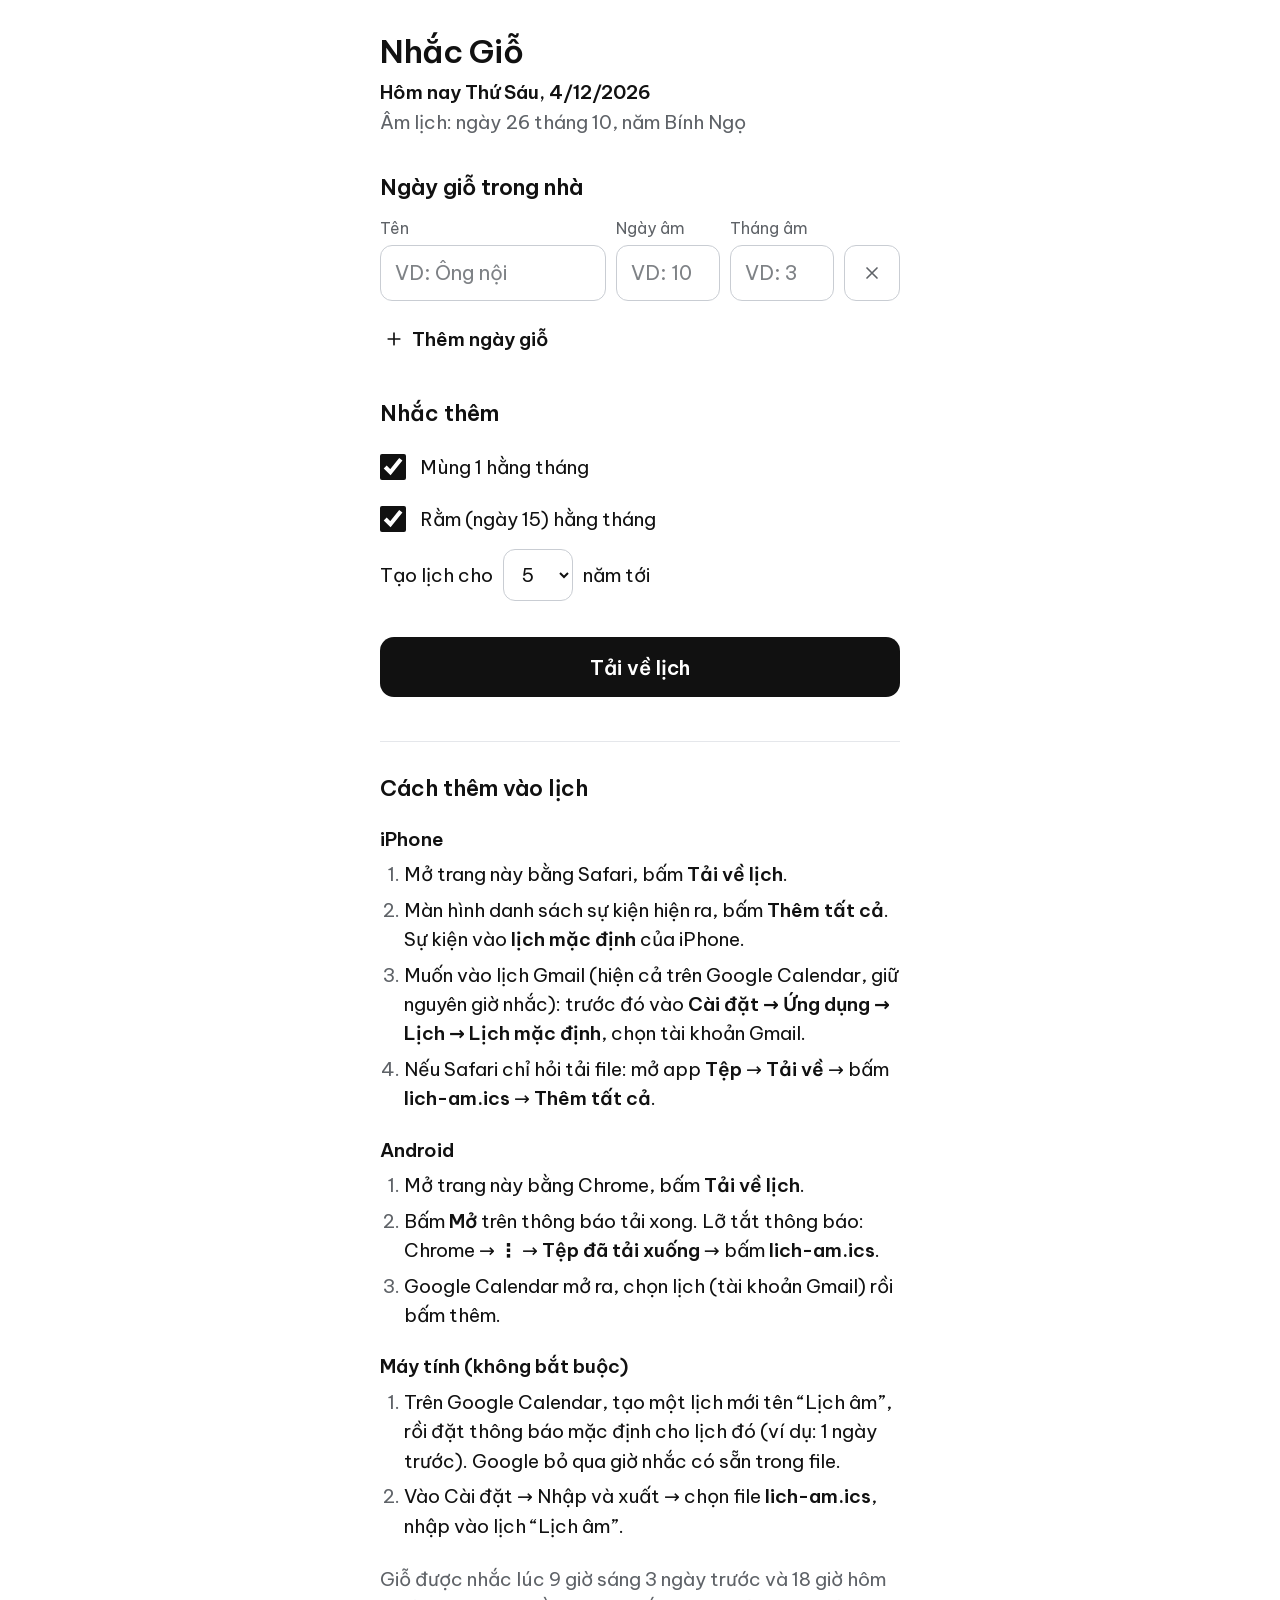
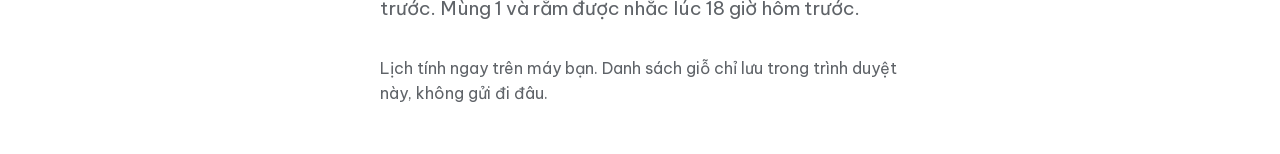
<file: index.html>
<!doctype html>
<html lang="vi">
<head>
<meta charset="utf-8">
<meta name="viewport" content="width=device-width, initial-scale=1">
<title>Nhắc Giỗ</title>
<meta name="description" content="Nhập ngày giỗ theo âm lịch, đưa vào lịch iPhone hoặc Google Calendar để được nhắc mỗi năm.">
<meta name="theme-color" content="#FFFFFF" media="(prefers-color-scheme: light)">
<meta name="theme-color" content="#000000" media="(prefers-color-scheme: dark)">
<link rel="preload" href="fonts/be-vietnam-pro-400-vietnamese.woff2" as="font" type="font/woff2" crossorigin>
<link rel="stylesheet" href="fonts/fonts.css">
<style>
  :root {
    --bg: #FFFFFF; --text: #111111; --soft: #5F6368; --line: #E5E7EB; --field: #FFFFFF; --field-line: #C9CDD3;
    --tint: #F3F4F6; --btn: #111111; --btn-hover: #2B2B2B; --on-btn: #FFFFFF; --error: #B3261E;
    color-scheme: light;
  }
  @media (prefers-color-scheme: dark) {
    :root:not([data-theme="light"]) {
      --bg: #000000; --text: #F2F2F2; --soft: #A8ACB2; --line: #2A2A2A; --field: #111111; --field-line: #3D3D3D;
      --tint: #161616; --btn: #F2F2F2; --btn-hover: #D9D9D9; --on-btn: #000000; --error: #FF8A80;
      color-scheme: dark;
    }
  }
  :root[data-theme="dark"] {
    --bg: #000000; --text: #F2F2F2; --soft: #A8ACB2; --line: #2A2A2A; --field: #111111; --field-line: #3D3D3D;
    --tint: #161616; --btn: #F2F2F2; --btn-hover: #D9D9D9; --on-btn: #000000; --error: #FF8A80;
    color-scheme: dark;
  }

  * { box-sizing: border-box; }
  html { -webkit-text-size-adjust: 100%; }
  body {
    margin: 0; background: var(--bg); color: var(--text);
    font-family: 'Be Vietnam Pro', system-ui, -apple-system, sans-serif; font-size: 19px; line-height: 1.55;
    caret-color: var(--text);
  }
  ::selection { background: var(--text); color: var(--bg); }
  :focus-visible { outline: 3px solid var(--text); outline-offset: 3px; }
  main { max-width: 560px; margin: 0 auto; padding: 32px 20px 48px; }
  h1, h2, h3, p, ol { margin: 0; }
  button, input, select { font-family: inherit; color: inherit; }

  header h1 { font-size: 32px; font-weight: 600; line-height: 1.2; letter-spacing: -0.01em; }
  #today { margin-top: 8px; color: var(--soft); }
  #today strong { display: block; color: var(--text); font-weight: 600; }

  section { margin-top: 36px; }
  h2 { font-size: 22px; font-weight: 600; line-height: 1.3; }
  h2 + * { margin-top: 14px; }

  .row {
    display: grid; grid-template-columns: 1fr 104px 104px 56px; gap: 10px; align-items: end;
    grid-template-areas: "name day month del"; margin-bottom: 14px;
  }
  .f { display: block; }
  .f span { display: block; font-size: 16px; color: var(--soft); margin-bottom: 4px; }
  .f input {
    display: block; width: 100%; min-height: 56px; padding: 0 14px; font-size: 20px; font-weight: 400;
    background: var(--field); border: 1px solid var(--field-line); border-radius: 12px;
    font-variant-numeric: tabular-nums;
  }
  .f input:focus { outline: none; border-color: var(--text); box-shadow: 0 0 0 1px var(--text); }
  .f input::placeholder { color: var(--soft); opacity: .8; }
  .f input::-webkit-outer-spin-button, .f input::-webkit-inner-spin-button { -webkit-appearance: none; margin: 0; }
  .f input[type="number"] { -moz-appearance: textfield; appearance: textfield; }
  .f-name { grid-area: name; } .f-day { grid-area: day; } .f-month { grid-area: month; }
  .del {
    grid-area: del; display: grid; place-items: center; min-height: 56px; padding: 0;
    background: transparent; border: 1px solid var(--field-line); border-radius: 12px; color: var(--soft); cursor: pointer;
  }
  .del:hover { color: var(--text); border-color: var(--text); }
  .del svg, .add svg { width: 20px; height: 20px; }
  @media (max-width: 440px) {
    .row { grid-template-columns: 1fr 1fr 56px; grid-template-areas: "name name name" "day month del"; }
  }
  .add {
    display: inline-flex; align-items: center; gap: 8px; min-height: 48px; padding: 0 4px;
    background: none; border: 0; font-size: 19px; font-weight: 600; cursor: pointer;
  }
  .add:hover { text-decoration: underline; text-underline-offset: 4px; }

  .check { display: flex; align-items: center; gap: 14px; min-height: 52px; cursor: pointer; }
  .check input { width: 26px; height: 26px; margin: 0; accent-color: var(--text); flex: none; }
  .years { display: flex; align-items: center; flex-wrap: wrap; gap: 10px; min-height: 60px; }
  .years select {
    min-height: 52px; padding: 0 14px; font-size: 19px; background: var(--field);
    border: 1px solid var(--field-line); border-radius: 12px; cursor: pointer;
  }

  .primary {
    display: block; width: 100%; margin-top: 32px; min-height: 60px; border: 0; border-radius: 14px;
    background: var(--btn); color: var(--on-btn); font-size: 20px; font-weight: 600; cursor: pointer;
  }
  .primary:hover { background: var(--btn-hover); }
  .primary:disabled { opacity: .5; cursor: progress; }

  #msg:empty { display: none; }
  #msg { margin-top: 18px; }
  #msg strong { display: block; font-weight: 600; }
  #msg[data-kind="ok"] { background: var(--tint); border-radius: 12px; padding: 14px 16px; }
  #msg[data-kind="error"] { color: var(--error); }

  .guide { border-top: 1px solid var(--line); padding-top: 32px; margin-top: 44px; }
  .guide h3 { font-size: 19px; font-weight: 600; margin-top: 22px; }
  .guide ol { margin-top: 6px; padding-left: 24px; }
  .guide li + li { margin-top: 6px; }
  .guide li::marker { color: var(--soft); }
  .note { margin-top: 24px; color: var(--soft); }
  .foot { margin-top: 32px; color: var(--soft); font-size: 16px; }
</style>
</head>
<body>
<main>
  <header>
    <h1>Nhắc Giỗ</h1>
    <p id="today">Đang tải lịch…</p>
  </header>

  <section aria-labelledby="h-gio">
    <h2 id="h-gio">Ngày giỗ trong nhà</h2>
    <div>
      <div id="rows"></div>
      <button type="button" class="add" id="add"><svg viewBox="0 0 24 24" aria-hidden="true" fill="none" stroke="currentColor" stroke-width="2" stroke-linecap="round"><path d="M12 5v14M5 12h14"/></svg>Thêm ngày giỗ</button>
    </div>
  </section>

  <section aria-labelledby="h-nhac">
    <h2 id="h-nhac">Nhắc thêm</h2>
    <div>
      <label class="check"><input type="checkbox" id="mung1" checked> Mùng 1 hằng tháng</label>
      <label class="check"><input type="checkbox" id="ram" checked> Rằm (ngày 15) hằng tháng</label>
      <label class="years">Tạo lịch cho
        <select id="years"><option>1</option><option>3</option><option selected>5</option><option>10</option></select> năm tới
      </label>
    </div>
    <button type="button" class="primary" id="go" disabled>Tải về lịch</button>
    <p id="msg" role="status"></p>
  </section>

  <section class="guide" aria-labelledby="h-guide">
    <h2 id="h-guide">Cách thêm vào lịch</h2>
    <div>
      <h3>iPhone</h3>
      <ol>
        <li>Mở trang này bằng Safari, bấm <b>Tải về lịch</b>.</li>
        <li>Màn hình danh sách sự kiện hiện ra, bấm <b>Thêm tất cả</b>. Sự kiện vào <b>lịch mặc định</b> của iPhone.</li>
        <li>Muốn vào lịch Gmail (hiện cả trên Google Calendar, giữ nguyên giờ nhắc): trước đó vào <b>Cài đặt → Ứng dụng → Lịch → Lịch mặc định</b>, chọn tài khoản Gmail.</li>
        <li>Nếu Safari chỉ hỏi tải file: mở app <b>Tệp</b> → <b>Tải về</b> → bấm <b>lich-am.ics</b> → <b>Thêm tất cả</b>.</li>
      </ol>
      <h3>Android</h3>
      <ol>
        <li>Mở trang này bằng Chrome, bấm <b>Tải về lịch</b>.</li>
        <li>Bấm <b>Mở</b> trên thông báo tải xong. Lỡ tắt thông báo: Chrome → <b>⋮</b> → <b>Tệp đã tải xuống</b> → bấm <b>lich-am.ics</b>.</li>
        <li>Google Calendar mở ra, chọn lịch (tài khoản Gmail) rồi bấm thêm.</li>
      </ol>
      <h3>Máy tính (không bắt buộc)</h3>
      <ol>
        <li>Trên Google Calendar, tạo một lịch mới tên “Lịch âm”, rồi đặt thông báo mặc định cho lịch đó (ví dụ: 1 ngày trước). Google bỏ qua giờ nhắc có sẵn trong file.</li>
        <li>Vào Cài đặt → Nhập và xuất → chọn file <b>lich-am.ics</b>, nhập vào lịch “Lịch âm”.</li>
      </ol>
    </div>
    <p class="note">Giỗ được nhắc lúc 9 giờ sáng 3 ngày trước và 18 giờ hôm trước. Mùng 1 và rằm được nhắc lúc 18 giờ hôm trước.</p>
  </section>

  <p class="foot">Lịch tính ngay trên máy bạn. Danh sách giỗ chỉ lưu trong trình duyệt này, không gửi đi đâu.</p>
</main>

<script type="module">
  import init, * as R from './pkg/lich_am.js';

  const $ = (s) => document.querySelector(s);
  const msg = $('#msg');
  // Hàm Rust nhận và trả JSON dạng chuỗi.
  const call = (fn, ...args) => JSON.parse(fn(...args.map((a) => JSON.stringify(a))));

  function say(kind, title, text = '') {
    const b = document.createElement('strong');
    b.textContent = title;
    msg.dataset.kind = kind;
    msg.replaceChildren(b, document.createTextNode(text));
  }

  const X = '<svg viewBox="0 0 24 24" aria-hidden="true" fill="none" stroke="currentColor" stroke-width="2" stroke-linecap="round"><path d="M6 6l12 12M18 6L6 18"/></svg>';
  const rows = $('#rows');
  function read() {
    return [...rows.children].map((r) => {
      const [n, d, m] = r.querySelectorAll('input');
      return { name: n.value.trim(), day: Number(d.value), month: Number(m.value) };
    });
  }
  function save() {
    try { localStorage.setItem('gios', JSON.stringify(read())); } catch {}
  }
  function addRow(g = {}) {
    const row = document.createElement('div');
    row.className = 'row';
    row.innerHTML = '<label class="f f-name"><span>Tên</span><input aria-label="Tên người mất" placeholder="VD: Ông nội" autocomplete="off"></label>'
      + '<label class="f f-day"><span>Ngày âm</span><input aria-label="Ngày âm" type="number" inputmode="numeric" min="1" max="30" placeholder="VD: 10"></label>'
      + '<label class="f f-month"><span>Tháng âm</span><input aria-label="Tháng âm" type="number" inputmode="numeric" min="1" max="12" placeholder="VD: 3"></label>'
      + '<button type="button" class="del" aria-label="Xoá dòng này">' + X + '</button>';
    const [n, d, m] = row.querySelectorAll('input');
    n.value = g.name || '';
    d.value = g.day || '';
    m.value = g.month || '';
    row.querySelector('button').onclick = () => { row.remove(); save(); };
    row.oninput = save;
    rows.append(row);
  }
  let saved = [];
  try { saved = JSON.parse(localStorage.getItem('gios')) || []; } catch {}
  (saved.length ? saved : [{}]).forEach(addRow);
  $('#add').onclick = () => { addRow(); rows.lastElementChild.querySelector('input').focus(); };

  try {
    await init();
  } catch (e) {
    say('error', 'Không tải được bộ tính lịch.', ' Hãy mở trang qua http(s), không mở trực tiếp file.');
    throw e;
  }

  const CAN = ['Giáp', 'Ất', 'Bính', 'Đinh', 'Mậu', 'Kỷ', 'Canh', 'Tân', 'Nhâm', 'Quý'];
  const CHI = ['Tý', 'Sửu', 'Dần', 'Mão', 'Thìn', 'Tỵ', 'Ngọ', 'Mùi', 'Thân', 'Dậu', 'Tuất', 'Hợi'];
  const now = new Date();
  const [d, m, y] = [now.getDate(), now.getMonth() + 1, now.getFullYear()];
  const [ld, lm, ly, leap] = call(R.convertSolar2Lunar, d, m, y, 7);
  const solar = now.toLocaleDateString('vi-VN', { weekday: 'long', day: 'numeric', month: 'numeric', year: 'numeric' });
  const lunar = `Âm lịch: ngày ${ld} tháng ${lm}${leap ? ' nhuận' : ''}, năm ${CAN[(ly + 6) % 10]} ${CHI[(ly + 8) % 12]}`;
  const strong = document.createElement('strong');
  strong.textContent = `Hôm nay ${solar}`;
  $('#today').replaceChildren(strong, document.createTextNode(lunar));

  const go = $('#go');
  go.disabled = false;
  go.onclick = () => {
    const gios = read().filter((g) => g.name || g.day || g.month);
    const ok = (g) => g.name && Number.isInteger(g.day) && g.day >= 1 && g.day <= 30 && Number.isInteger(g.month) && g.month >= 1 && g.month <= 12;
    if (!gios.every(ok)) {
      say('error', 'Kiểm tra lại:', ' mỗi ngày giỗ cần có tên, ngày từ 1 đến 30, tháng từ 1 đến 12.');
      return;
    }
    const opts = { mung1: $('#mung1').checked, ram: $('#ram').checked };
    const from = call(R.jdFromDate, d, m, y);
    const events = call(R.buildEvents, from, Math.round(Number($('#years').value) * 365.25), gios, opts);
    if (!events.length) {
      say('error', 'Chưa có gì để thêm.', ' Hãy nhập ngày giỗ hoặc chọn mùng 1, rằm.');
      return;
    }
    const ics = call(R.toIcs, events, new Date().toISOString());
    const url = URL.createObjectURL(new Blob([ics], { type: 'text/calendar;charset=utf-8' }));
    // iPhone/iPad: mở thẳng blob thì Safari hiện màn hình thêm vào lịch (đã thử qua iPhone Mirroring);
    // link data: bị chặn im lặng, còn tải file thì chỉ lưu vào app Tệp.
    const ios = /iPad|iPhone|iPod/.test(navigator.userAgent) || (navigator.platform === 'MacIntel' && navigator.maxTouchPoints > 1);
    if (ios) {
      location.href = url;
    } else {
      const a = document.createElement('a');
      a.href = url;
      a.download = 'lich-am.ics';
      a.click();
      setTimeout(() => URL.revokeObjectURL(url), 60000);
    }
    const android = /Android/.test(navigator.userAgent);
    say('ok', `Đã tạo ${events.length} lời nhắc.`, ios ? 'Bấm Thêm tất cả để đưa vào lịch mặc định.'
      : android ? 'Bấm Mở trên thông báo tải xong, rồi chọn Google Calendar.'
      : 'Mở file lich-am.ics để thêm vào lịch.');
  };
</script>
</body>
</html>
</file>
<file: fonts/fonts.css>
/* Be Vietnam Pro (SIL OFL 1.1), self-hosted from Google Fonts: latin, latin-ext, vietnamese. */
/* vietnamese */
@font-face {
  font-family: 'Be Vietnam Pro';
  font-style: normal;
  font-weight: 400;
  font-display: swap;
  src: url(be-vietnam-pro-400-vietnamese.woff2) format('woff2');
  unicode-range: U+0102-0103, U+0110-0111, U+0128-0129, U+0168-0169, U+01A0-01A1, U+01AF-01B0, U+0300-0301, U+0303-0304, U+0308-0309, U+0323, U+0329, U+1EA0-1EF9, U+20AB;
}
/* latin-ext */
@font-face {
  font-family: 'Be Vietnam Pro';
  font-style: normal;
  font-weight: 400;
  font-display: swap;
  src: url(be-vietnam-pro-400-latin-ext.woff2) format('woff2');
  unicode-range: U+0100-02BA, U+02BD-02C5, U+02C7-02CC, U+02CE-02D7, U+02DD-02FF, U+0304, U+0308, U+0329, U+1D00-1DBF, U+1E00-1E9F, U+1EF2-1EFF, U+2020, U+20A0-20AB, U+20AD-20C4, U+2113, U+2C60-2C7F, U+A720-A7FF;
}
/* latin */
@font-face {
  font-family: 'Be Vietnam Pro';
  font-style: normal;
  font-weight: 400;
  font-display: swap;
  src: url(be-vietnam-pro-400-latin.woff2) format('woff2');
  unicode-range: U+0000-00FF, U+0131, U+0152-0153, U+02BB-02BC, U+02C6, U+02DA, U+02DC, U+0304, U+0308, U+0329, U+2000-206F, U+20AC, U+2122, U+2191, U+2193, U+2212, U+2215, U+FEFF, U+FFFD;
}
/* vietnamese */
@font-face {
  font-family: 'Be Vietnam Pro';
  font-style: normal;
  font-weight: 600;
  font-display: swap;
  src: url(be-vietnam-pro-600-vietnamese.woff2) format('woff2');
  unicode-range: U+0102-0103, U+0110-0111, U+0128-0129, U+0168-0169, U+01A0-01A1, U+01AF-01B0, U+0300-0301, U+0303-0304, U+0308-0309, U+0323, U+0329, U+1EA0-1EF9, U+20AB;
}
/* latin-ext */
@font-face {
  font-family: 'Be Vietnam Pro';
  font-style: normal;
  font-weight: 600;
  font-display: swap;
  src: url(be-vietnam-pro-600-latin-ext.woff2) format('woff2');
  unicode-range: U+0100-02BA, U+02BD-02C5, U+02C7-02CC, U+02CE-02D7, U+02DD-02FF, U+0304, U+0308, U+0329, U+1D00-1DBF, U+1E00-1E9F, U+1EF2-1EFF, U+2020, U+20A0-20AB, U+20AD-20C4, U+2113, U+2C60-2C7F, U+A720-A7FF;
}
/* latin */
@font-face {
  font-family: 'Be Vietnam Pro';
  font-style: normal;
  font-weight: 600;
  font-display: swap;
  src: url(be-vietnam-pro-600-latin.woff2) format('woff2');
  unicode-range: U+0000-00FF, U+0131, U+0152-0153, U+02BB-02BC, U+02C6, U+02DA, U+02DC, U+0304, U+0308, U+0329, U+2000-206F, U+20AC, U+2122, U+2191, U+2193, U+2212, U+2215, U+FEFF, U+FFFD;
}
</file>
